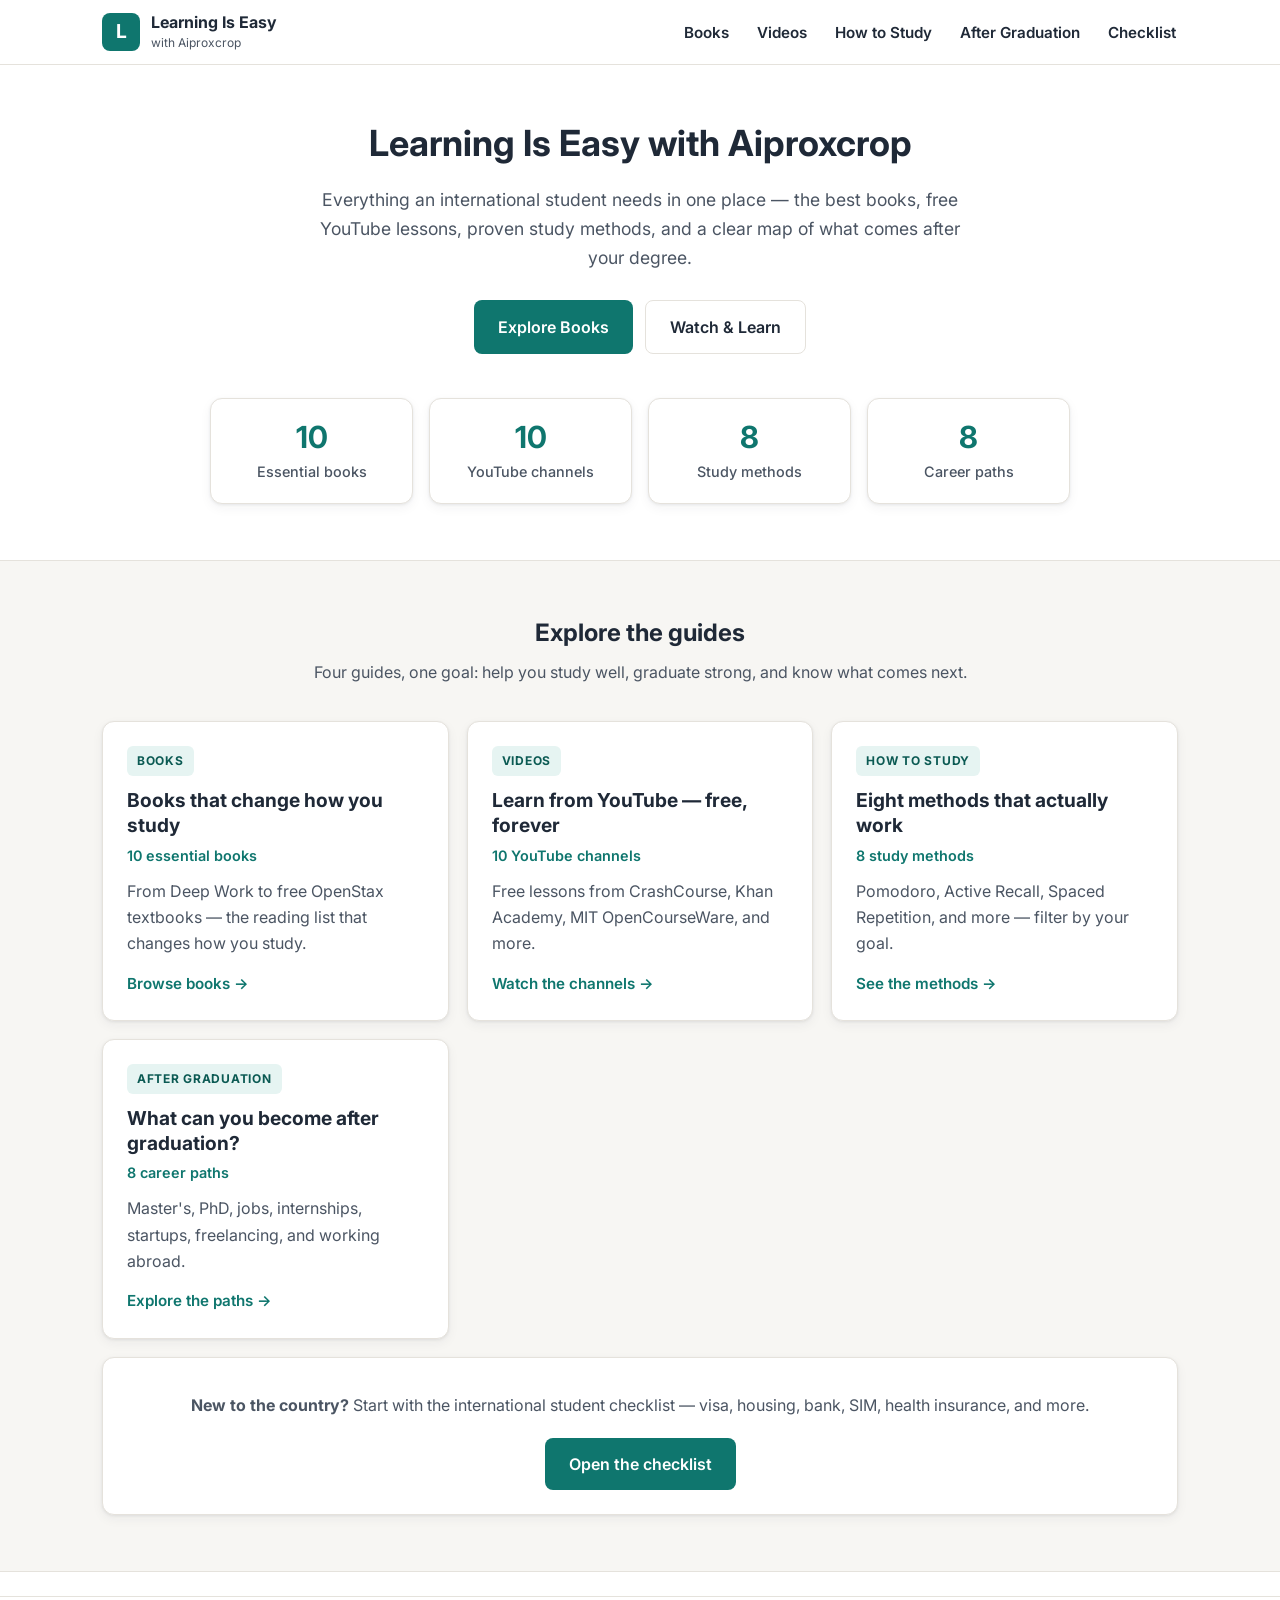
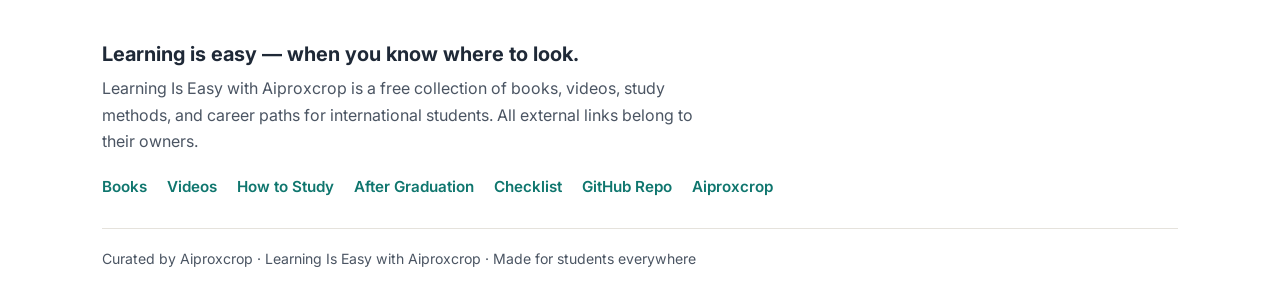
<file: index.html>
<!DOCTYPE html>
<html lang="en">
<head>
<meta charset="UTF-8">
<meta name="viewport" content="width=device-width, initial-scale=1.0">
<title>Learning Is Easy with Aiproxcrop — Books, Videos &amp; Study Guides for International Students</title>
<meta name="description" content="Everything an international student needs: the best books, free YouTube lessons, proven study methods, and a clear path after graduation.">
<link rel="stylesheet" href="styles.css">
<link rel="preconnect" href="https://fonts.googleapis.com">
<link rel="preconnect" href="https://fonts.gstatic.com" crossorigin>
<link href="https://fonts.googleapis.com/css2?family=Inter:wght@400;500;600;700&display=swap" rel="stylesheet">
</head>
<body>

<header id="siteHeader">
  <div class="container nav">
    <a class="logo" href="index.html">
      <span class="logo-mark">L</span>
      <span class="logo-text"><b>Learning Is Easy</b><span>with Aiproxcrop</span></span>
    </a>
    <ul class="nav-links" id="navLinks">
      <li><a href="books.html">Books</a></li>
      <li><a href="videos.html">Videos</a></li>
      <li><a href="methods.html">How to Study</a></li>
      <li><a href="after.html">After Graduation</a></li>
      <li><a href="checklist.html">Checklist</a></li>
    </ul>
    <button class="burger" id="burger" aria-label="Menu">☰</button>
  </div>
</header>

<main>
  <section class="hero">
    <div class="container">
      <h1>Learning Is Easy with Aiproxcrop</h1>
      <p class="lead">Everything an international student needs in one place — the best books, free YouTube lessons, proven study methods, and a clear map of what comes after your degree.</p>
      <div class="hero-actions">
        <a class="btn btn-teal" href="books.html">Explore Books</a>
        <a class="btn btn-ghost" href="videos.html">Watch &amp; Learn</a>
      </div>
      <div class="stats">
        <div class="stat"><div class="num" data-count="10">0</div><div class="label">Essential books</div></div>
        <div class="stat"><div class="num" data-count="10">0</div><div class="label">YouTube channels</div></div>
        <div class="stat"><div class="num" data-count="8">0</div><div class="label">Study methods</div></div>
        <div class="stat"><div class="num" data-count="8">0</div><div class="label">Career paths</div></div>
      </div>
    </div>
  </section>

  <section class="section banded">
    <div class="container">
      <div class="section-head reveal">
        <h2>Explore the guides</h2>
        <p>Four guides, one goal: help you study well, graduate strong, and know what comes next.</p>
      </div>
      <div class="grid">
        <article class="card overview-card reveal">
          <span class="tag">Books</span>
          <h3>Books that change how you study</h3>
          <div class="count">10 essential books</div>
          <p>From Deep Work to free OpenStax textbooks — the reading list that changes how you study.</p>
          <a class="link" href="books.html">Browse books</a>
        </article>
        <article class="card overview-card reveal">
          <span class="tag">Videos</span>
          <h3>Learn from YouTube — free, forever</h3>
          <div class="count">10 YouTube channels</div>
          <p>Free lessons from CrashCourse, Khan Academy, MIT OpenCourseWare, and more.</p>
          <a class="link" href="videos.html">Watch the channels</a>
        </article>
        <article class="card overview-card reveal">
          <span class="tag">How to Study</span>
          <h3>Eight methods that actually work</h3>
          <div class="count">8 study methods</div>
          <p>Pomodoro, Active Recall, Spaced Repetition, and more — filter by your goal.</p>
          <a class="link" href="methods.html">See the methods</a>
        </article>
        <article class="card overview-card reveal">
          <span class="tag">After Graduation</span>
          <h3>What can you become after graduation?</h3>
          <div class="count">8 career paths</div>
          <p>Master's, PhD, jobs, internships, startups, freelancing, and working abroad.</p>
          <a class="link" href="after.html">Explore the paths</a>
        </article>
      </div>
      <div class="card banner-card reveal">
        <p><strong>New to the country?</strong> Start with the international student checklist — visa, housing, bank, SIM, health insurance, and more.</p>
        <a class="btn btn-teal" href="checklist.html">Open the checklist</a>
      </div>
    </div>
  </section>
</main>

<footer>
  <div class="container">
    <h2>Learning is easy — when you know where to look.</h2>
    <p>Learning Is Easy with Aiproxcrop is a free collection of books, videos, study methods, and career paths for international students. All external links belong to their owners.</p>
    <div class="foot-links">
      <a href="books.html">Books</a>
      <a href="videos.html">Videos</a>
      <a href="methods.html">How to Study</a>
      <a href="after.html">After Graduation</a>
      <a href="checklist.html">Checklist</a>
      <a href="https://github.com/Akbar-Lab-Droid/learning-is-easy" target="_blank" rel="noopener">GitHub Repo</a>
      <a href="https://github.com/AIPROXCROP" target="_blank" rel="noopener">Aiproxcrop</a>
    </div>
    <div class="foot-bottom">Curated by Aiproxcrop · Learning Is Easy with Aiproxcrop · Made for students everywhere</div>
  </div>
</footer>

<button id="topBtn" aria-label="Back to top">↑</button>

<script>
(function(){
  "use strict";
  var header = document.getElementById("siteHeader");
  var topBtn = document.getElementById("topBtn");
  function onScroll(){
    header.classList.toggle("scrolled", window.scrollY > 10);
    topBtn.classList.toggle("show", window.scrollY > 600);
  }
  window.addEventListener("scroll", onScroll, {passive:true}); onScroll();
  topBtn.addEventListener("click", function(){ window.scrollTo({top:0, behavior:"smooth"}); });

  var burger = document.getElementById("burger");
  var navLinks = document.getElementById("navLinks");
  burger.addEventListener("click", function(){ navLinks.classList.toggle("open"); });
  navLinks.querySelectorAll("a").forEach(function(a){
    a.addEventListener("click", function(){ navLinks.classList.remove("open"); });
  });

  var io = new IntersectionObserver(function(entries){
    entries.forEach(function(e){ if(e.isIntersecting){ e.target.classList.add("visible"); io.unobserve(e.target); } });
  }, {threshold:.12});
  document.querySelectorAll(".reveal").forEach(function(el){ io.observe(el); });

  var counters = document.querySelectorAll(".num[data-count]");
  var cio = new IntersectionObserver(function(entries){
    entries.forEach(function(e){
      if(!e.isIntersecting) return;
      var el = e.target, target = +el.dataset.count, t0 = null;
      cio.unobserve(el);
      function tick(ts){
        if(!t0) t0 = ts;
        var p = Math.min((ts - t0) / 900, 1);
        el.textContent = Math.round(target * p);
        if(p < 1) requestAnimationFrame(tick);
      }
      requestAnimationFrame(tick);
    });
  }, {threshold:.6});
  counters.forEach(function(el){ cio.observe(el); });
})();
</script>
</body>
</html>
</file>
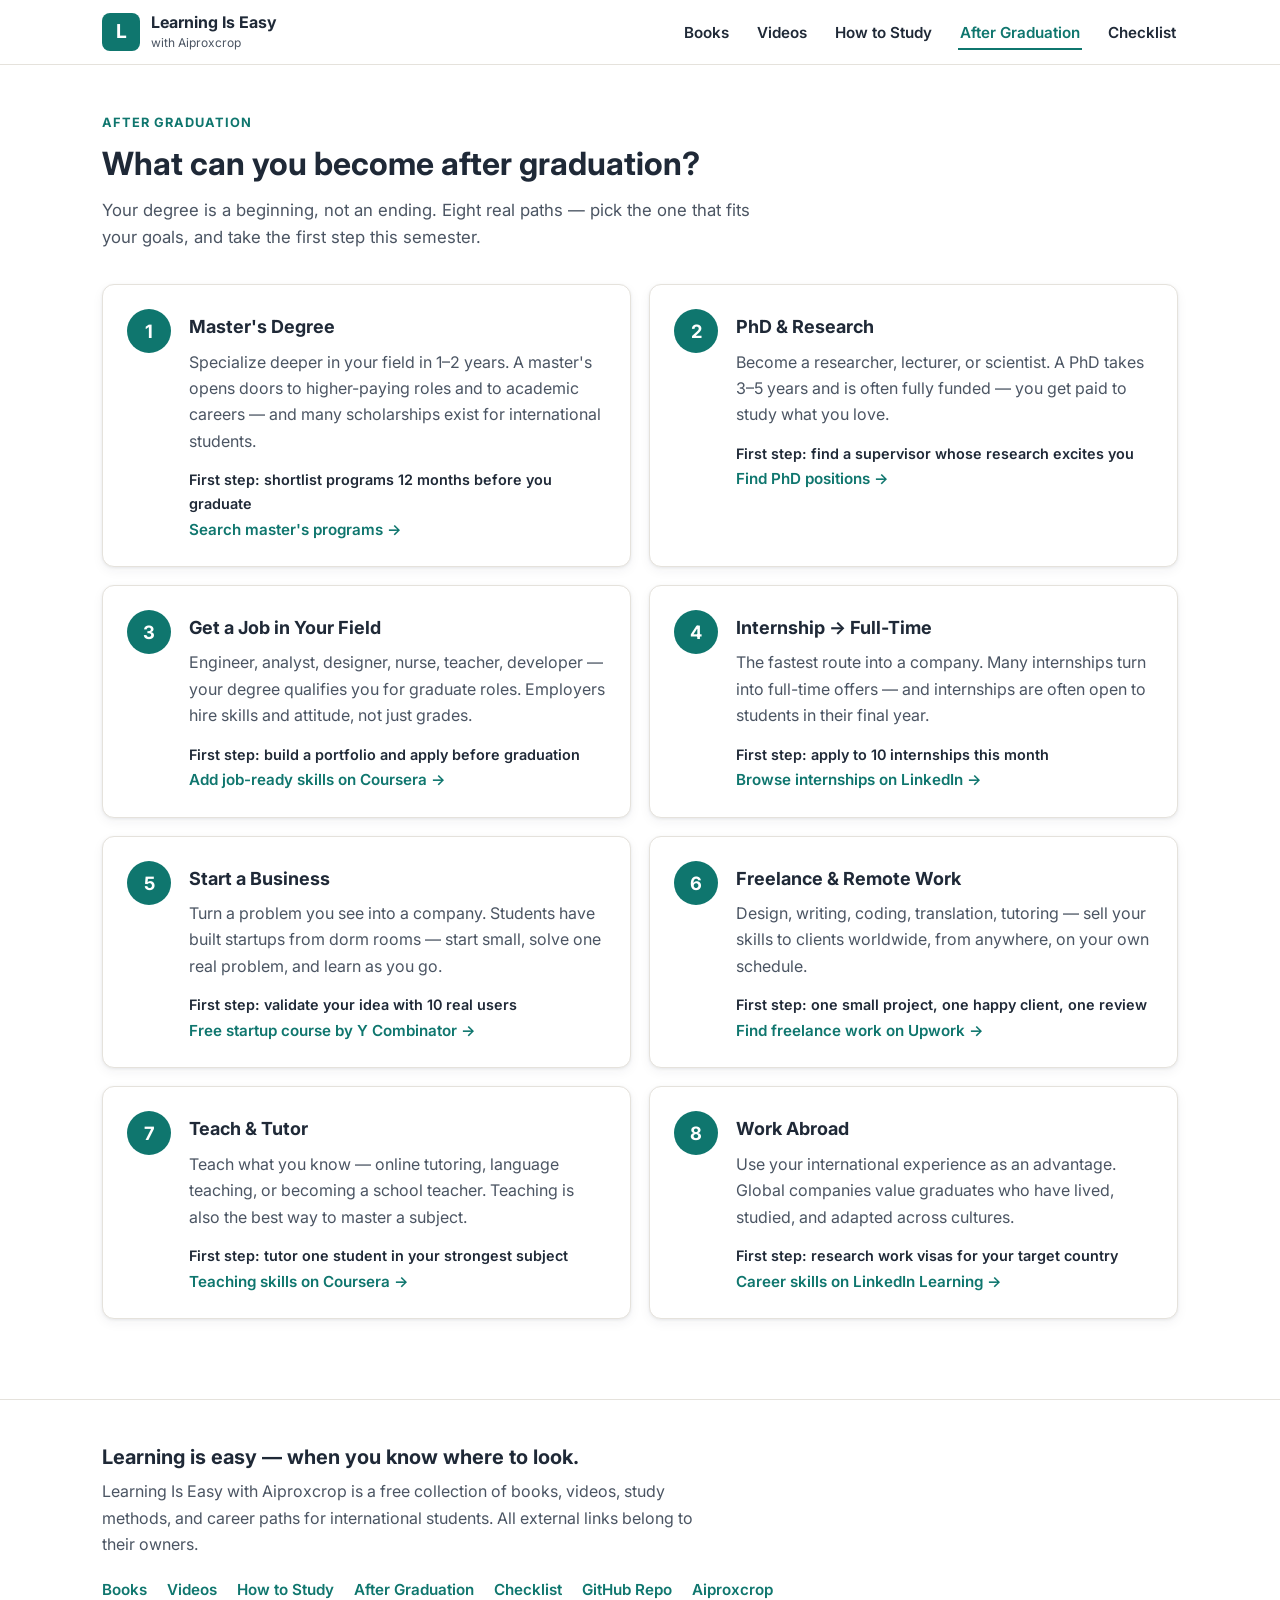
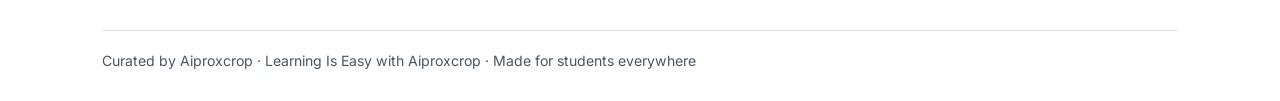
<file: after.html>
<!DOCTYPE html>
<html lang="en">
<head>
<meta charset="UTF-8">
<meta name="viewport" content="width=device-width, initial-scale=1.0">
<title>After Graduation — Learning Is Easy with Aiproxcrop</title>
<meta name="description" content="What can you become after your bachelor's degree? Eight real paths — Master's, PhD, jobs, internships, startups, and more.">
<link rel="stylesheet" href="styles.css">
<link rel="preconnect" href="https://fonts.googleapis.com">
<link rel="preconnect" href="https://fonts.gstatic.com" crossorigin>
<link href="https://fonts.googleapis.com/css2?family=Inter:wght@400;500;600;700&display=swap" rel="stylesheet">
</head>
<body>

<header id="siteHeader">
  <div class="container nav">
    <a class="logo" href="index.html">
      <span class="logo-mark">L</span>
      <span class="logo-text"><b>Learning Is Easy</b><span>with Aiproxcrop</span></span>
    </a>
    <ul class="nav-links" id="navLinks">
      <li><a href="books.html">Books</a></li>
      <li><a href="videos.html">Videos</a></li>
      <li><a href="methods.html">How to Study</a></li>
      <li><a href="after.html" class="active" aria-current="page">After Graduation</a></li>
      <li><a href="checklist.html">Checklist</a></li>
    </ul>
    <button class="burger" id="burger" aria-label="Menu">☰</button>
  </div>
</header>

<main>
  <section class="page-head">
    <div class="container">
      <div class="eyebrow">After Graduation</div>
      <h1>What can you become after graduation?</h1>
      <p>Your degree is a beginning, not an ending. Eight real paths — pick the one that fits your goals, and take the first step this semester.</p>
    </div>
  </section>

  <section class="section" style="padding-top:0">
    <div class="container">
      <div class="grid-2">
        <article class="card reveal">
          <div class="path"><span class="path-num">1</span><div>
            <h3>Master's Degree</h3>
            <p>Specialize deeper in your field in 1–2 years. A master's opens doors to higher-paying roles and to academic careers — and many scholarships exist for international students.</p>
            <div class="meta">First step: shortlist programs 12 months before you graduate</div>
            <a class="link" href="https://www.mastersportal.com/" target="_blank" rel="noopener">Search master's programs</a>
          </div></div>
        </article>
        <article class="card reveal">
          <div class="path"><span class="path-num">2</span><div>
            <h3>PhD &amp; Research</h3>
            <p>Become a researcher, lecturer, or scientist. A PhD takes 3–5 years and is often fully funded — you get paid to study what you love.</p>
            <div class="meta">First step: find a supervisor whose research excites you</div>
            <a class="link" href="https://www.findaphd.com/" target="_blank" rel="noopener">Find PhD positions</a>
          </div></div>
        </article>
        <article class="card reveal">
          <div class="path"><span class="path-num">3</span><div>
            <h3>Get a Job in Your Field</h3>
            <p>Engineer, analyst, designer, nurse, teacher, developer — your degree qualifies you for graduate roles. Employers hire skills and attitude, not just grades.</p>
            <div class="meta">First step: build a portfolio and apply before graduation</div>
            <a class="link" href="https://www.coursera.org/" target="_blank" rel="noopener">Add job-ready skills on Coursera</a>
          </div></div>
        </article>
        <article class="card reveal">
          <div class="path"><span class="path-num">4</span><div>
            <h3>Internship → Full-Time</h3>
            <p>The fastest route into a company. Many internships turn into full-time offers — and internships are often open to students in their final year.</p>
            <div class="meta">First step: apply to 10 internships this month</div>
            <a class="link" href="https://www.linkedin.com/jobs/" target="_blank" rel="noopener">Browse internships on LinkedIn</a>
          </div></div>
        </article>
        <article class="card reveal">
          <div class="path"><span class="path-num">5</span><div>
            <h3>Start a Business</h3>
            <p>Turn a problem you see into a company. Students have built startups from dorm rooms — start small, solve one real problem, and learn as you go.</p>
            <div class="meta">First step: validate your idea with 10 real users</div>
            <a class="link" href="https://www.startupschool.org/" target="_blank" rel="noopener">Free startup course by Y Combinator</a>
          </div></div>
        </article>
        <article class="card reveal">
          <div class="path"><span class="path-num">6</span><div>
            <h3>Freelance &amp; Remote Work</h3>
            <p>Design, writing, coding, translation, tutoring — sell your skills to clients worldwide, from anywhere, on your own schedule.</p>
            <div class="meta">First step: one small project, one happy client, one review</div>
            <a class="link" href="https://www.upwork.com/" target="_blank" rel="noopener">Find freelance work on Upwork</a>
          </div></div>
        </article>
        <article class="card reveal">
          <div class="path"><span class="path-num">7</span><div>
            <h3>Teach &amp; Tutor</h3>
            <p>Teach what you know — online tutoring, language teaching, or becoming a school teacher. Teaching is also the best way to master a subject.</p>
            <div class="meta">First step: tutor one student in your strongest subject</div>
            <a class="link" href="https://www.coursera.org/" target="_blank" rel="noopener">Teaching skills on Coursera</a>
          </div></div>
        </article>
        <article class="card reveal">
          <div class="path"><span class="path-num">8</span><div>
            <h3>Work Abroad</h3>
            <p>Use your international experience as an advantage. Global companies value graduates who have lived, studied, and adapted across cultures.</p>
            <div class="meta">First step: research work visas for your target country</div>
            <a class="link" href="https://www.linkedin.com/learning/" target="_blank" rel="noopener">Career skills on LinkedIn Learning</a>
          </div></div>
        </article>
      </div>
    </div>
  </section>
</main>

<footer>
  <div class="container">
    <h2>Learning is easy — when you know where to look.</h2>
    <p>Learning Is Easy with Aiproxcrop is a free collection of books, videos, study methods, and career paths for international students. All external links belong to their owners.</p>
    <div class="foot-links">
      <a href="books.html">Books</a>
      <a href="videos.html">Videos</a>
      <a href="methods.html">How to Study</a>
      <a href="after.html">After Graduation</a>
      <a href="checklist.html">Checklist</a>
      <a href="https://github.com/Akbar-Lab-Droid/learning-is-easy" target="_blank" rel="noopener">GitHub Repo</a>
      <a href="https://github.com/AIPROXCROP" target="_blank" rel="noopener">Aiproxcrop</a>
    </div>
    <div class="foot-bottom">Curated by Aiproxcrop · Learning Is Easy with Aiproxcrop · Made for students everywhere</div>
  </div>
</footer>

<button id="topBtn" aria-label="Back to top">↑</button>

<script>
(function(){
  "use strict";
  var header = document.getElementById("siteHeader");
  var topBtn = document.getElementById("topBtn");
  function onScroll(){
    header.classList.toggle("scrolled", window.scrollY > 10);
    topBtn.classList.toggle("show", window.scrollY > 600);
  }
  window.addEventListener("scroll", onScroll, {passive:true}); onScroll();
  topBtn.addEventListener("click", function(){ window.scrollTo({top:0, behavior:"smooth"}); });

  var burger = document.getElementById("burger");
  var navLinks = document.getElementById("navLinks");
  burger.addEventListener("click", function(){ navLinks.classList.toggle("open"); });
  navLinks.querySelectorAll("a").forEach(function(a){
    a.addEventListener("click", function(){ navLinks.classList.remove("open"); });
  });

  var io = new IntersectionObserver(function(entries){
    entries.forEach(function(e){ if(e.isIntersecting){ e.target.classList.add("visible"); io.unobserve(e.target); } });
  }, {threshold:.12});
  document.querySelectorAll(".reveal").forEach(function(el){ io.observe(el); });
})();
</script>
</body>
</html>
</file>
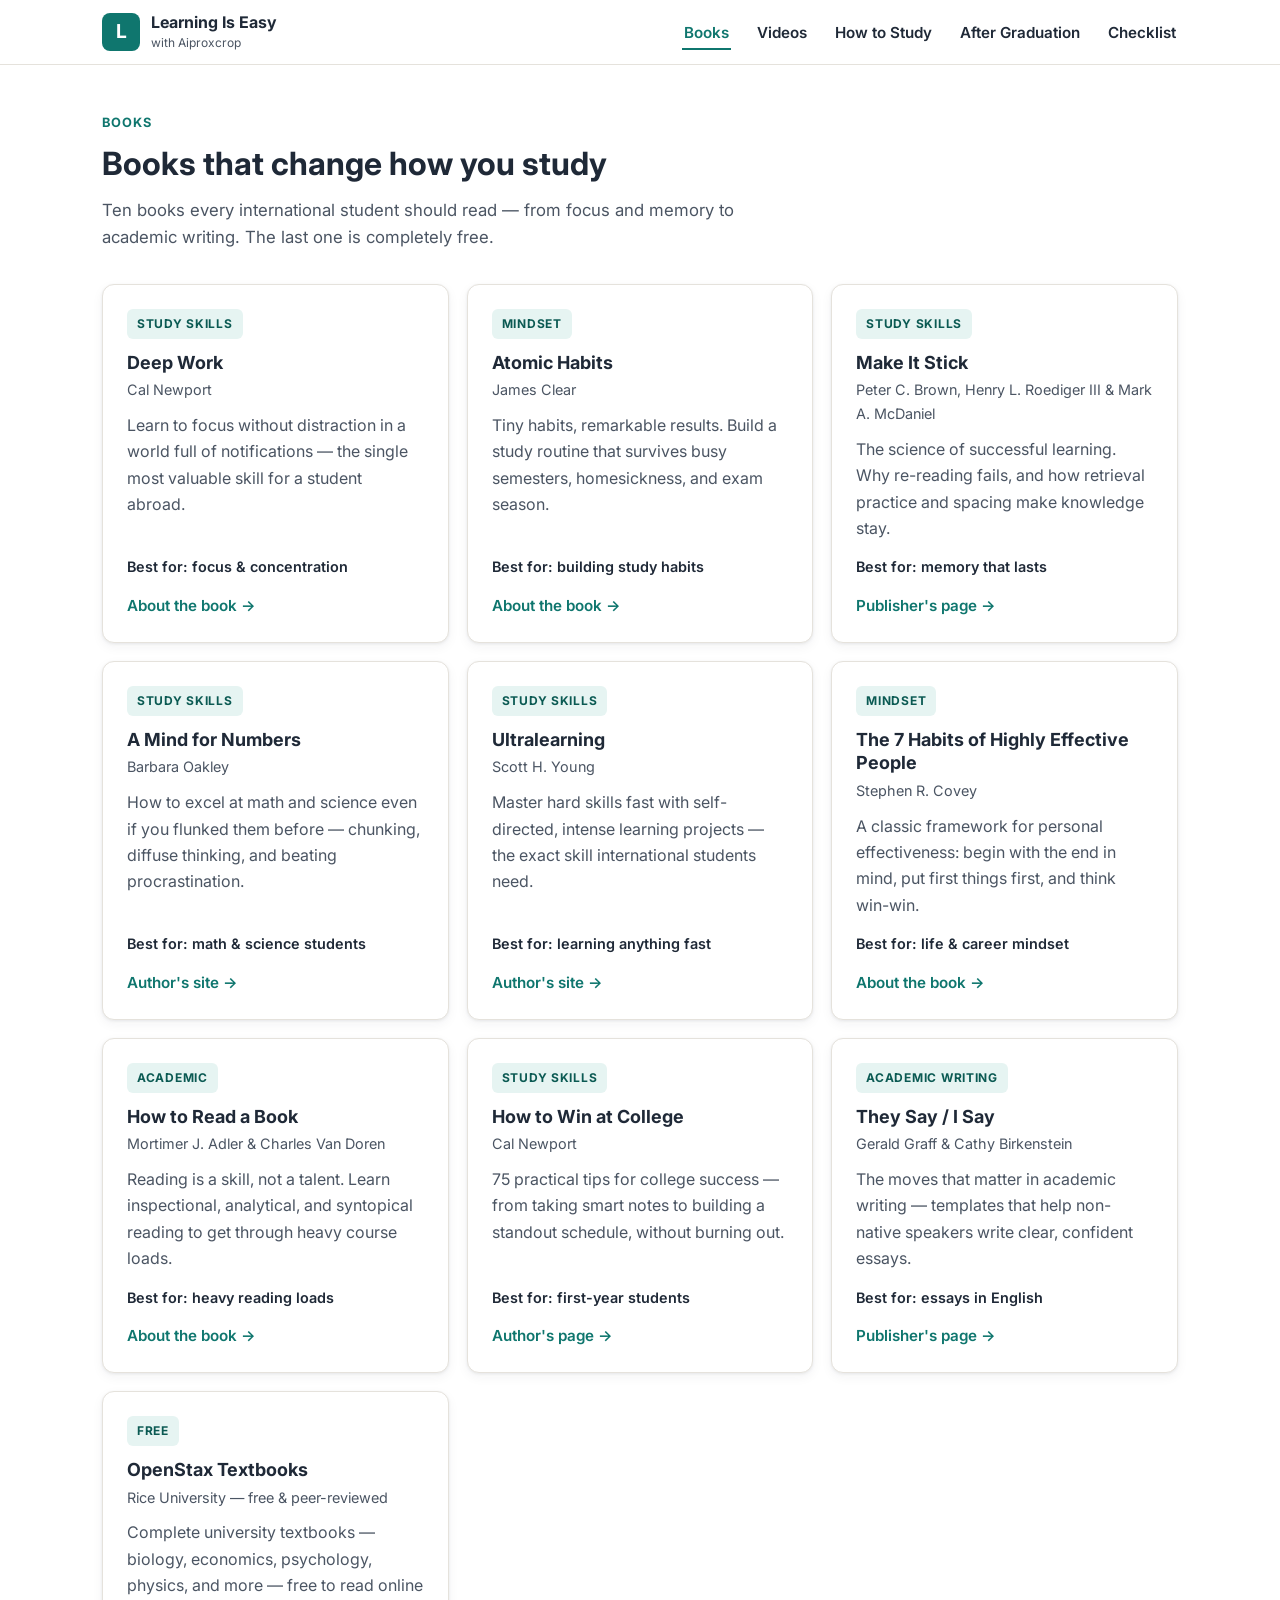
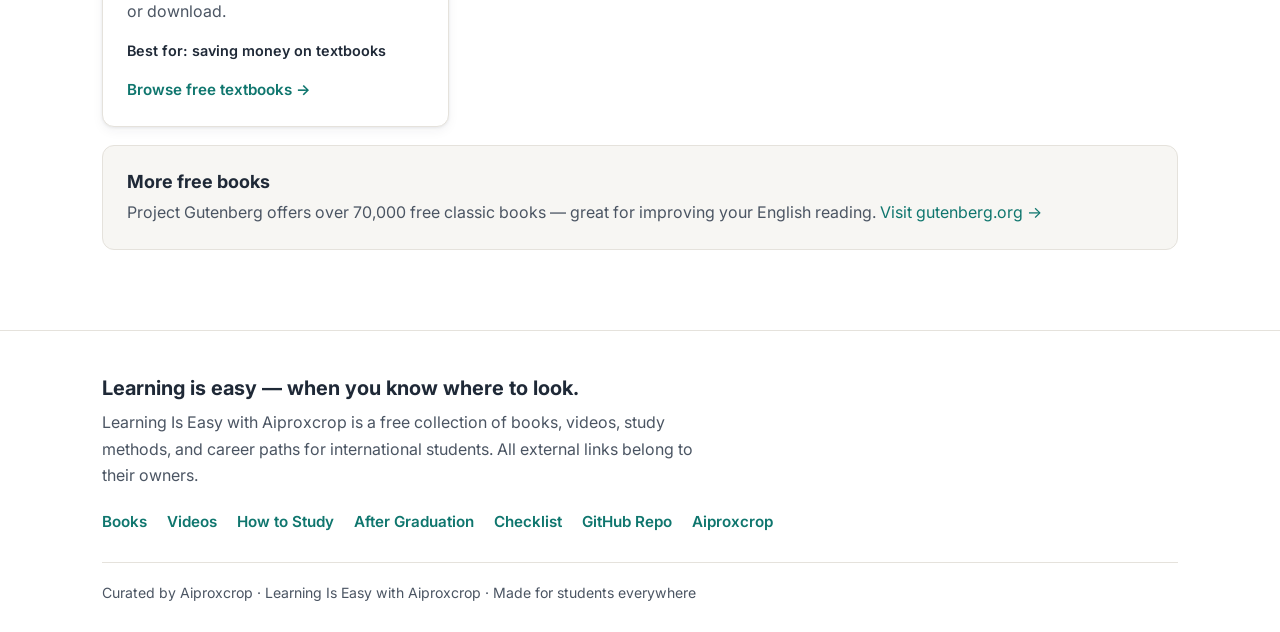
<file: books.html>
<!DOCTYPE html>
<html lang="en">
<head>
<meta charset="UTF-8">
<meta name="viewport" content="width=device-width, initial-scale=1.0">
<title>Books — Learning Is Easy with Aiproxcrop</title>
<meta name="description" content="Ten books every international student should read — from focus and memory to academic writing.">
<link rel="stylesheet" href="styles.css">
<link rel="preconnect" href="https://fonts.googleapis.com">
<link rel="preconnect" href="https://fonts.gstatic.com" crossorigin>
<link href="https://fonts.googleapis.com/css2?family=Inter:wght@400;500;600;700&display=swap" rel="stylesheet">
</head>
<body>

<header id="siteHeader">
  <div class="container nav">
    <a class="logo" href="index.html">
      <span class="logo-mark">L</span>
      <span class="logo-text"><b>Learning Is Easy</b><span>with Aiproxcrop</span></span>
    </a>
    <ul class="nav-links" id="navLinks">
      <li><a href="books.html" class="active" aria-current="page">Books</a></li>
      <li><a href="videos.html">Videos</a></li>
      <li><a href="methods.html">How to Study</a></li>
      <li><a href="after.html">After Graduation</a></li>
      <li><a href="checklist.html">Checklist</a></li>
    </ul>
    <button class="burger" id="burger" aria-label="Menu">☰</button>
  </div>
</header>

<main>
  <section class="page-head">
    <div class="container">
      <div class="eyebrow">Books</div>
      <h1>Books that change how you study</h1>
      <p>Ten books every international student should read — from focus and memory to academic writing. The last one is completely free.</p>
    </div>
  </section>

  <section class="section" style="padding-top:0">
    <div class="container">
      <div class="grid">
        <article class="card reveal">
          <span class="tag">Study Skills</span>
          <h3>Deep Work</h3>
          <div class="by">Cal Newport</div>
          <p>Learn to focus without distraction in a world full of notifications — the single most valuable skill for a student abroad.</p>
          <div class="meta">Best for: focus &amp; concentration</div>
          <a class="link" href="https://en.wikipedia.org/wiki/Deep_Work" target="_blank" rel="noopener">About the book</a>
        </article>
        <article class="card reveal">
          <span class="tag">Mindset</span>
          <h3>Atomic Habits</h3>
          <div class="by">James Clear</div>
          <p>Tiny habits, remarkable results. Build a study routine that survives busy semesters, homesickness, and exam season.</p>
          <div class="meta">Best for: building study habits</div>
          <a class="link" href="https://en.wikipedia.org/wiki/Atomic_Habits" target="_blank" rel="noopener">About the book</a>
        </article>
        <article class="card reveal">
          <span class="tag">Study Skills</span>
          <h3>Make It Stick</h3>
          <div class="by">Peter C. Brown, Henry L. Roediger III &amp; Mark A. McDaniel</div>
          <p>The science of successful learning. Why re-reading fails, and how retrieval practice and spacing make knowledge stay.</p>
          <div class="meta">Best for: memory that lasts</div>
          <a class="link" href="https://www.hup.harvard.edu/books/9780674729018" target="_blank" rel="noopener">Publisher's page</a>
        </article>
        <article class="card reveal">
          <span class="tag">Study Skills</span>
          <h3>A Mind for Numbers</h3>
          <div class="by">Barbara Oakley</div>
          <p>How to excel at math and science even if you flunked them before — chunking, diffuse thinking, and beating procrastination.</p>
          <div class="meta">Best for: math &amp; science students</div>
          <a class="link" href="https://barbaraoakley.com/" target="_blank" rel="noopener">Author's site</a>
        </article>
        <article class="card reveal">
          <span class="tag">Study Skills</span>
          <h3>Ultralearning</h3>
          <div class="by">Scott H. Young</div>
          <p>Master hard skills fast with self-directed, intense learning projects — the exact skill international students need.</p>
          <div class="meta">Best for: learning anything fast</div>
          <a class="link" href="https://www.scotthyoung.com/" target="_blank" rel="noopener">Author's site</a>
        </article>
        <article class="card reveal">
          <span class="tag">Mindset</span>
          <h3>The 7 Habits of Highly Effective People</h3>
          <div class="by">Stephen R. Covey</div>
          <p>A classic framework for personal effectiveness: begin with the end in mind, put first things first, and think win-win.</p>
          <div class="meta">Best for: life &amp; career mindset</div>
          <a class="link" href="https://en.wikipedia.org/wiki/The_7_Habits_of_Highly_Effective_People" target="_blank" rel="noopener">About the book</a>
        </article>
        <article class="card reveal">
          <span class="tag">Academic</span>
          <h3>How to Read a Book</h3>
          <div class="by">Mortimer J. Adler &amp; Charles Van Doren</div>
          <p>Reading is a skill, not a talent. Learn inspectional, analytical, and syntopical reading to get through heavy course loads.</p>
          <div class="meta">Best for: heavy reading loads</div>
          <a class="link" href="https://en.wikipedia.org/wiki/How_to_Read_a_Book" target="_blank" rel="noopener">About the book</a>
        </article>
        <article class="card reveal">
          <span class="tag">Study Skills</span>
          <h3>How to Win at College</h3>
          <div class="by">Cal Newport</div>
          <p>75 practical tips for college success — from taking smart notes to building a standout schedule, without burning out.</p>
          <div class="meta">Best for: first-year students</div>
          <a class="link" href="https://www.calnewport.com/books/how-to-win-at-college/" target="_blank" rel="noopener">Author's page</a>
        </article>
        <article class="card reveal">
          <span class="tag">Academic Writing</span>
          <h3>They Say / I Say</h3>
          <div class="by">Gerald Graff &amp; Cathy Birkenstein</div>
          <p>The moves that matter in academic writing — templates that help non-native speakers write clear, confident essays.</p>
          <div class="meta">Best for: essays in English</div>
          <a class="link" href="https://wwnorton.com/books/9780393538736" target="_blank" rel="noopener">Publisher's page</a>
        </article>
        <article class="card reveal">
          <span class="tag">Free</span>
          <h3>OpenStax Textbooks</h3>
          <div class="by">Rice University — free &amp; peer-reviewed</div>
          <p>Complete university textbooks — biology, economics, psychology, physics, and more — free to read online or download.</p>
          <div class="meta">Best for: saving money on textbooks</div>
          <a class="link" href="https://openstax.org/subjects" target="_blank" rel="noopener">Browse free textbooks</a>
        </article>
      </div>
      <div class="note-card reveal">
        <h3>More free books</h3>
        <p>Project Gutenberg offers over 70,000 free classic books — great for improving your English reading. <a href="https://www.gutenberg.org/" target="_blank" rel="noopener">Visit gutenberg.org →</a></p>
      </div>
    </div>
  </section>
</main>

<footer>
  <div class="container">
    <h2>Learning is easy — when you know where to look.</h2>
    <p>Learning Is Easy with Aiproxcrop is a free collection of books, videos, study methods, and career paths for international students. All external links belong to their owners.</p>
    <div class="foot-links">
      <a href="books.html">Books</a>
      <a href="videos.html">Videos</a>
      <a href="methods.html">How to Study</a>
      <a href="after.html">After Graduation</a>
      <a href="checklist.html">Checklist</a>
      <a href="https://github.com/Akbar-Lab-Droid/learning-is-easy" target="_blank" rel="noopener">GitHub Repo</a>
      <a href="https://github.com/AIPROXCROP" target="_blank" rel="noopener">Aiproxcrop</a>
    </div>
    <div class="foot-bottom">Curated by Aiproxcrop · Learning Is Easy with Aiproxcrop · Made for students everywhere</div>
  </div>
</footer>

<button id="topBtn" aria-label="Back to top">↑</button>

<script>
(function(){
  "use strict";
  var header = document.getElementById("siteHeader");
  var topBtn = document.getElementById("topBtn");
  function onScroll(){
    header.classList.toggle("scrolled", window.scrollY > 10);
    topBtn.classList.toggle("show", window.scrollY > 600);
  }
  window.addEventListener("scroll", onScroll, {passive:true}); onScroll();
  topBtn.addEventListener("click", function(){ window.scrollTo({top:0, behavior:"smooth"}); });

  var burger = document.getElementById("burger");
  var navLinks = document.getElementById("navLinks");
  burger.addEventListener("click", function(){ navLinks.classList.toggle("open"); });
  navLinks.querySelectorAll("a").forEach(function(a){
    a.addEventListener("click", function(){ navLinks.classList.remove("open"); });
  });

  var io = new IntersectionObserver(function(entries){
    entries.forEach(function(e){ if(e.isIntersecting){ e.target.classList.add("visible"); io.unobserve(e.target); } });
  }, {threshold:.12});
  document.querySelectorAll(".reveal").forEach(function(el){ io.observe(el); });
})();
</script>
</body>
</html>
</file>
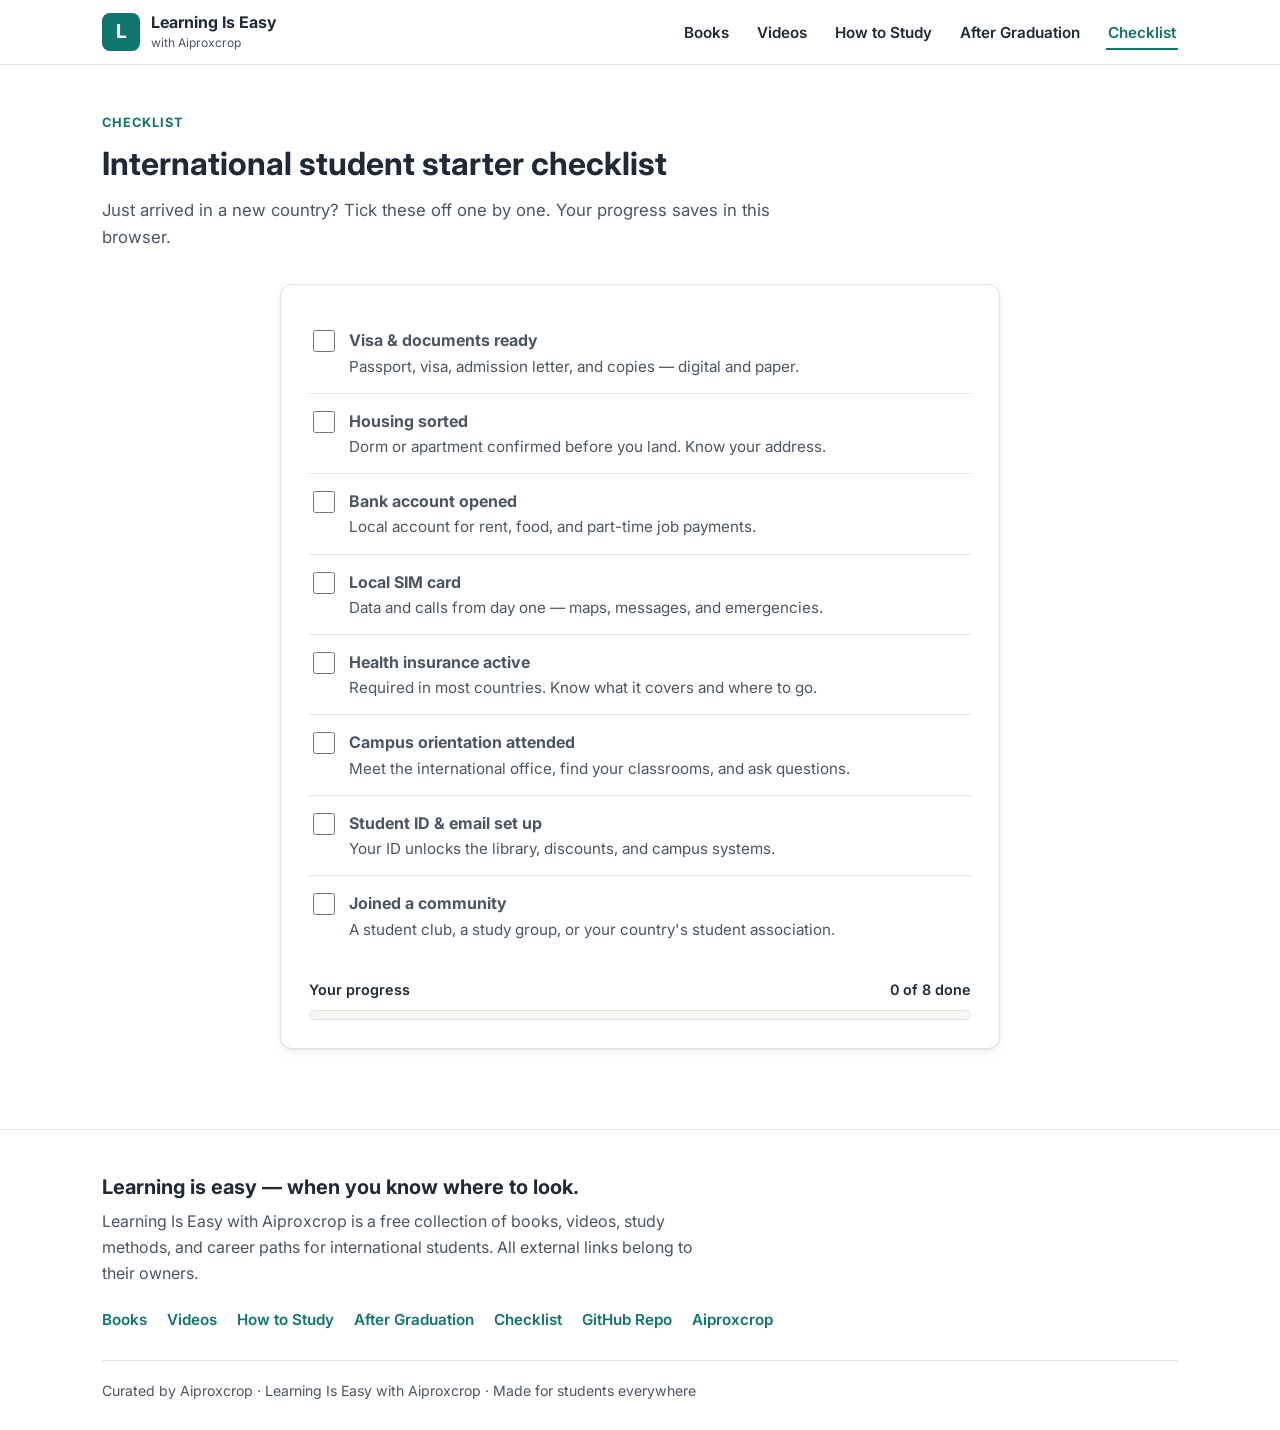
<file: checklist.html>
<!DOCTYPE html>
<html lang="en">
<head>
<meta charset="UTF-8">
<meta name="viewport" content="width=device-width, initial-scale=1.0">
<title>Checklist — Learning Is Easy with Aiproxcrop</title>
<meta name="description" content="International student starter checklist — visa, housing, bank, SIM, health insurance, and more.">
<link rel="stylesheet" href="styles.css">
<link rel="preconnect" href="https://fonts.googleapis.com">
<link rel="preconnect" href="https://fonts.gstatic.com" crossorigin>
<link href="https://fonts.googleapis.com/css2?family=Inter:wght@400;500;600;700&display=swap" rel="stylesheet">
</head>
<body>

<header id="siteHeader">
  <div class="container nav">
    <a class="logo" href="index.html">
      <span class="logo-mark">L</span>
      <span class="logo-text"><b>Learning Is Easy</b><span>with Aiproxcrop</span></span>
    </a>
    <ul class="nav-links" id="navLinks">
      <li><a href="books.html">Books</a></li>
      <li><a href="videos.html">Videos</a></li>
      <li><a href="methods.html">How to Study</a></li>
      <li><a href="after.html">After Graduation</a></li>
      <li><a href="checklist.html" class="active" aria-current="page">Checklist</a></li>
    </ul>
    <button class="burger" id="burger" aria-label="Menu">☰</button>
  </div>
</header>

<main>
  <section class="page-head">
    <div class="container">
      <div class="eyebrow">Checklist</div>
      <h1>International student starter checklist</h1>
      <p>Just arrived in a new country? Tick these off one by one. Your progress saves in this browser.</p>
    </div>
  </section>

  <section class="section" style="padding-top:0">
    <div class="container">
      <div class="checklist reveal" id="checklistBox">
        <label class="check-item"><input type="checkbox"><span><b>Visa &amp; documents ready</b><span>Passport, visa, admission letter, and copies — digital and paper.</span></span></label>
        <label class="check-item"><input type="checkbox"><span><b>Housing sorted</b><span>Dorm or apartment confirmed before you land. Know your address.</span></span></label>
        <label class="check-item"><input type="checkbox"><span><b>Bank account opened</b><span>Local account for rent, food, and part-time job payments.</span></span></label>
        <label class="check-item"><input type="checkbox"><span><b>Local SIM card</b><span>Data and calls from day one — maps, messages, and emergencies.</span></span></label>
        <label class="check-item"><input type="checkbox"><span><b>Health insurance active</b><span>Required in most countries. Know what it covers and where to go.</span></span></label>
        <label class="check-item"><input type="checkbox"><span><b>Campus orientation attended</b><span>Meet the international office, find your classrooms, and ask questions.</span></span></label>
        <label class="check-item"><input type="checkbox"><span><b>Student ID &amp; email set up</b><span>Your ID unlocks the library, discounts, and campus systems.</span></span></label>
        <label class="check-item"><input type="checkbox"><span><b>Joined a community</b><span>A student club, a study group, or your country's student association.</span></span></label>
        <div class="progress-wrap">
          <div class="progress-label"><span>Your progress</span><span id="progressText">0 of 8 done</span></div>
          <div class="progress-track"><i id="progressBar"></i></div>
        </div>
      </div>
    </div>
  </section>
</main>

<footer>
  <div class="container">
    <h2>Learning is easy — when you know where to look.</h2>
    <p>Learning Is Easy with Aiproxcrop is a free collection of books, videos, study methods, and career paths for international students. All external links belong to their owners.</p>
    <div class="foot-links">
      <a href="books.html">Books</a>
      <a href="videos.html">Videos</a>
      <a href="methods.html">How to Study</a>
      <a href="after.html">After Graduation</a>
      <a href="checklist.html">Checklist</a>
      <a href="https://github.com/Akbar-Lab-Droid/learning-is-easy" target="_blank" rel="noopener">GitHub Repo</a>
      <a href="https://github.com/AIPROXCROP" target="_blank" rel="noopener">Aiproxcrop</a>
    </div>
    <div class="foot-bottom">Curated by Aiproxcrop · Learning Is Easy with Aiproxcrop · Made for students everywhere</div>
  </div>
</footer>

<button id="topBtn" aria-label="Back to top">↑</button>

<script>
(function(){
  "use strict";
  var header = document.getElementById("siteHeader");
  var topBtn = document.getElementById("topBtn");
  function onScroll(){
    header.classList.toggle("scrolled", window.scrollY > 10);
    topBtn.classList.toggle("show", window.scrollY > 600);
  }
  window.addEventListener("scroll", onScroll, {passive:true}); onScroll();
  topBtn.addEventListener("click", function(){ window.scrollTo({top:0, behavior:"smooth"}); });

  var burger = document.getElementById("burger");
  var navLinks = document.getElementById("navLinks");
  burger.addEventListener("click", function(){ navLinks.classList.toggle("open"); });
  navLinks.querySelectorAll("a").forEach(function(a){
    a.addEventListener("click", function(){ navLinks.classList.remove("open"); });
  });

  var io = new IntersectionObserver(function(entries){
    entries.forEach(function(e){ if(e.isIntersecting){ e.target.classList.add("visible"); io.unobserve(e.target); } });
  }, {threshold:.12});
  document.querySelectorAll(".reveal").forEach(function(el){ io.observe(el); });

  var boxes = document.querySelectorAll("#checklistBox input[type=checkbox]");
  var progressBar = document.getElementById("progressBar");
  var progressText = document.getElementById("progressText");
  var saved = {};
  try { saved = JSON.parse(localStorage.getItem("lie-checklist") || "{}"); } catch(e){ saved = {}; }
  function updateProgress(){
    var done = 0;
    boxes.forEach(function(box, i){
      box.checked = !!saved[i];
      box.closest(".check-item").classList.toggle("done", box.checked);
      if(box.checked) done++;
    });
    progressBar.style.width = (done / boxes.length * 100) + "%";
    progressText.textContent = done + " of " + boxes.length + " done";
    try { localStorage.setItem("lie-checklist", JSON.stringify(saved)); } catch(e){}
  }
  boxes.forEach(function(box, i){
    box.addEventListener("change", function(){ saved[i] = box.checked; updateProgress(); });
  });
  updateProgress();
})();
</script>
</body>
</html>
</file>
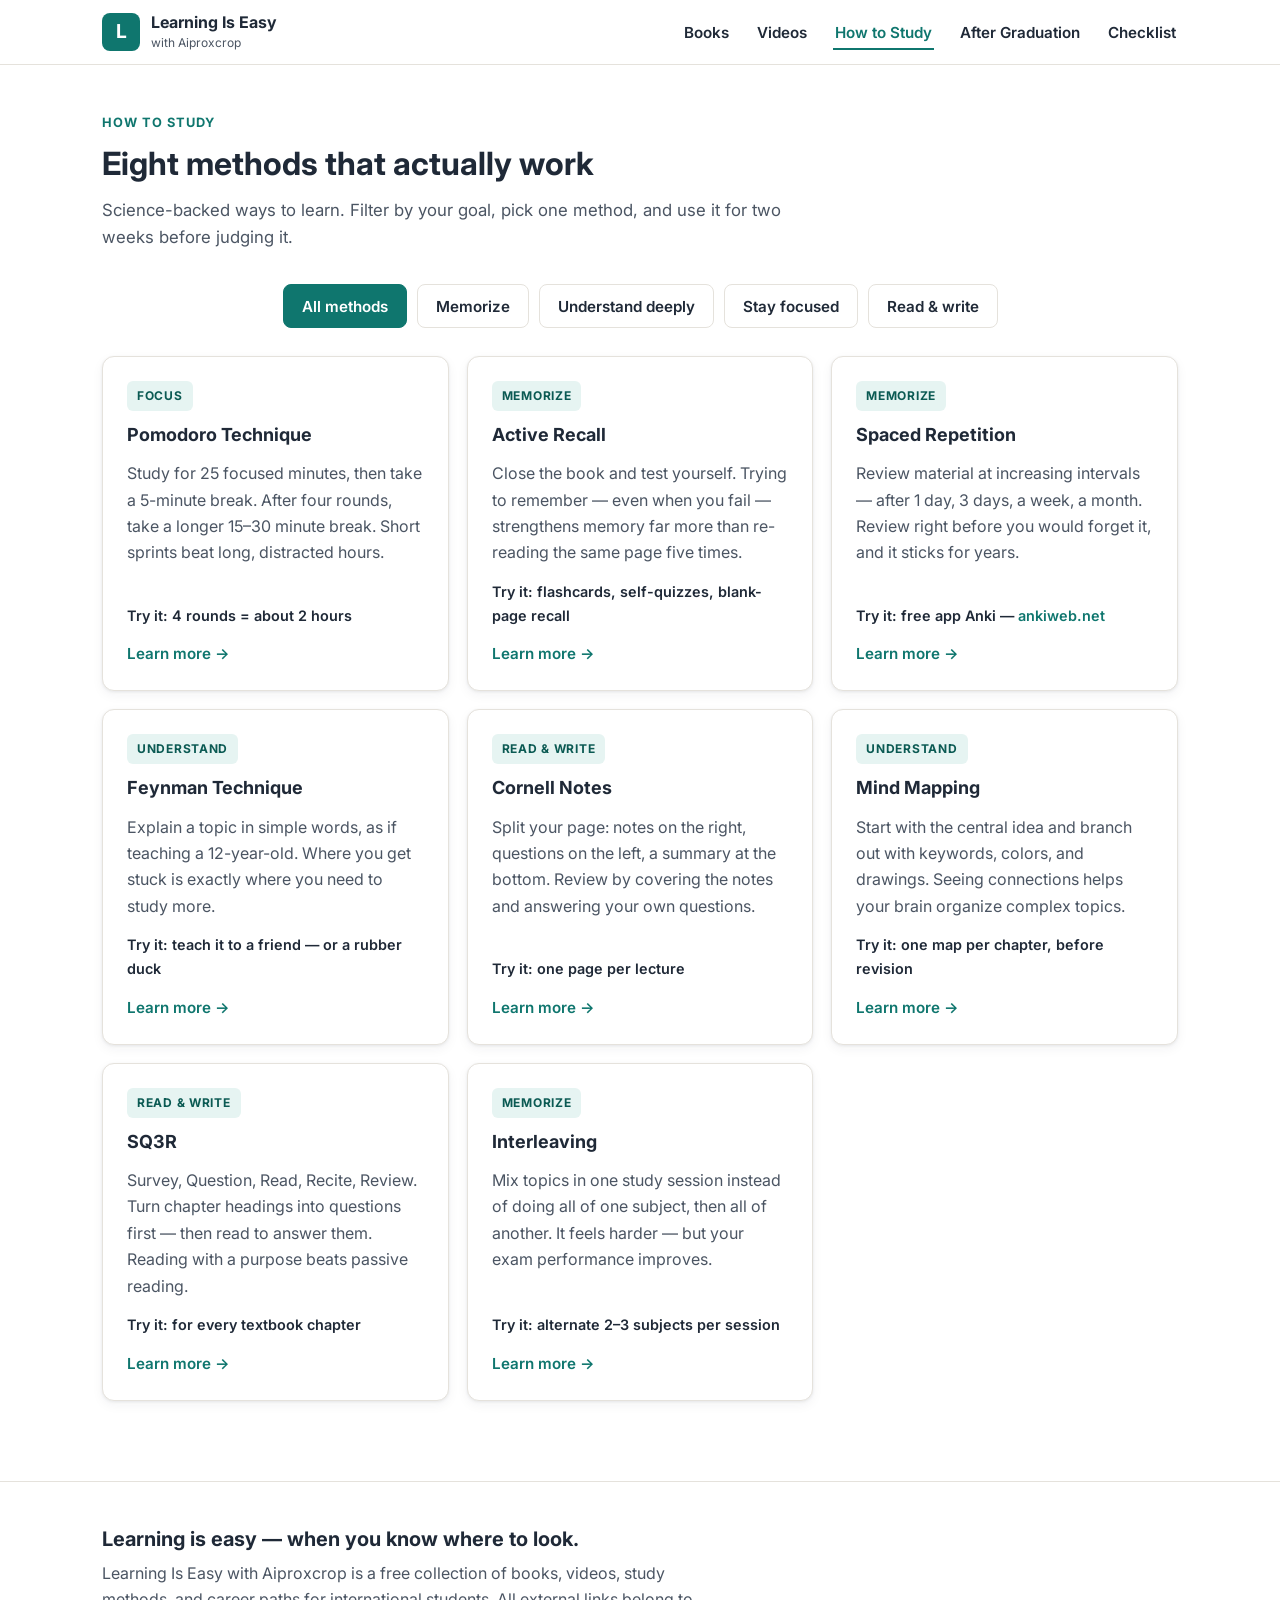
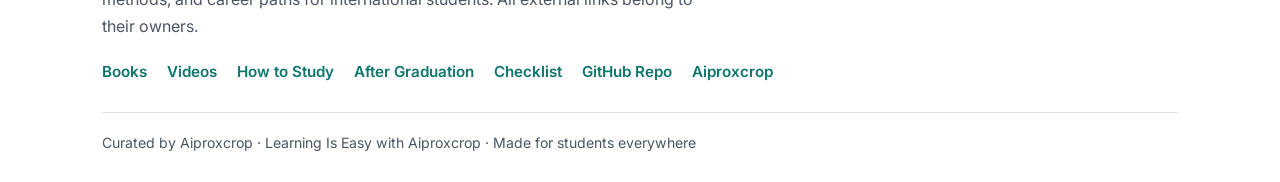
<file: methods.html>
<!DOCTYPE html>
<html lang="en">
<head>
<meta charset="UTF-8">
<meta name="viewport" content="width=device-width, initial-scale=1.0">
<title>How to Study — Learning Is Easy with Aiproxcrop</title>
<meta name="description" content="Eight science-backed study methods — Pomodoro, Active Recall, Spaced Repetition, Feynman Technique, and more.">
<link rel="stylesheet" href="styles.css">
<link rel="preconnect" href="https://fonts.googleapis.com">
<link rel="preconnect" href="https://fonts.gstatic.com" crossorigin>
<link href="https://fonts.googleapis.com/css2?family=Inter:wght@400;500;600;700&display=swap" rel="stylesheet">
</head>
<body>

<header id="siteHeader">
  <div class="container nav">
    <a class="logo" href="index.html">
      <span class="logo-mark">L</span>
      <span class="logo-text"><b>Learning Is Easy</b><span>with Aiproxcrop</span></span>
    </a>
    <ul class="nav-links" id="navLinks">
      <li><a href="books.html">Books</a></li>
      <li><a href="videos.html">Videos</a></li>
      <li><a href="methods.html" class="active" aria-current="page">How to Study</a></li>
      <li><a href="after.html">After Graduation</a></li>
      <li><a href="checklist.html">Checklist</a></li>
    </ul>
    <button class="burger" id="burger" aria-label="Menu">☰</button>
  </div>
</header>

<main>
  <section class="page-head">
    <div class="container">
      <div class="eyebrow">How to Study</div>
      <h1>Eight methods that actually work</h1>
      <p>Science-backed ways to learn. Filter by your goal, pick one method, and use it for two weeks before judging it.</p>
    </div>
  </section>

  <section class="section" style="padding-top:0">
    <div class="container">
      <div class="filters reveal" id="methodFilters">
        <button class="filter-btn active" data-filter="all">All methods</button>
        <button class="filter-btn" data-filter="memorize">Memorize</button>
        <button class="filter-btn" data-filter="understand">Understand deeply</button>
        <button class="filter-btn" data-filter="focus">Stay focused</button>
        <button class="filter-btn" data-filter="read">Read &amp; write</button>
      </div>
      <div class="grid" id="methodGrid">
        <article class="card reveal" data-goal="focus">
          <span class="tag">Focus</span>
          <h3>Pomodoro Technique</h3>
          <p>Study for 25 focused minutes, then take a 5-minute break. After four rounds, take a longer 15–30 minute break. Short sprints beat long, distracted hours.</p>
          <div class="meta">Try it: 4 rounds = about 2 hours</div>
          <a class="link" href="https://en.wikipedia.org/wiki/Pomodoro_Technique" target="_blank" rel="noopener">Learn more</a>
        </article>
        <article class="card reveal" data-goal="memorize">
          <span class="tag">Memorize</span>
          <h3>Active Recall</h3>
          <p>Close the book and test yourself. Trying to remember — even when you fail — strengthens memory far more than re-reading the same page five times.</p>
          <div class="meta">Try it: flashcards, self-quizzes, blank-page recall</div>
          <a class="link" href="https://en.wikipedia.org/wiki/Active_recall" target="_blank" rel="noopener">Learn more</a>
        </article>
        <article class="card reveal" data-goal="memorize">
          <span class="tag">Memorize</span>
          <h3>Spaced Repetition</h3>
          <p>Review material at increasing intervals — after 1 day, 3 days, a week, a month. Review right before you would forget it, and it sticks for years.</p>
          <div class="meta">Try it: free app Anki — <a href="https://apps.ankiweb.net/" target="_blank" rel="noopener">ankiweb.net</a></div>
          <a class="link" href="https://en.wikipedia.org/wiki/Spaced_repetition" target="_blank" rel="noopener">Learn more</a>
        </article>
        <article class="card reveal" data-goal="understand">
          <span class="tag">Understand</span>
          <h3>Feynman Technique</h3>
          <p>Explain a topic in simple words, as if teaching a 12-year-old. Where you get stuck is exactly where you need to study more.</p>
          <div class="meta">Try it: teach it to a friend — or a rubber duck</div>
          <a class="link" href="https://en.wikipedia.org/wiki/Feynman_Technique" target="_blank" rel="noopener">Learn more</a>
        </article>
        <article class="card reveal" data-goal="read">
          <span class="tag">Read &amp; Write</span>
          <h3>Cornell Notes</h3>
          <p>Split your page: notes on the right, questions on the left, a summary at the bottom. Review by covering the notes and answering your own questions.</p>
          <div class="meta">Try it: one page per lecture</div>
          <a class="link" href="https://en.wikipedia.org/wiki/Cornell_Notes" target="_blank" rel="noopener">Learn more</a>
        </article>
        <article class="card reveal" data-goal="understand">
          <span class="tag">Understand</span>
          <h3>Mind Mapping</h3>
          <p>Start with the central idea and branch out with keywords, colors, and drawings. Seeing connections helps your brain organize complex topics.</p>
          <div class="meta">Try it: one map per chapter, before revision</div>
          <a class="link" href="https://en.wikipedia.org/wiki/Mind_map" target="_blank" rel="noopener">Learn more</a>
        </article>
        <article class="card reveal" data-goal="read">
          <span class="tag">Read &amp; Write</span>
          <h3>SQ3R</h3>
          <p>Survey, Question, Read, Recite, Review. Turn chapter headings into questions first — then read to answer them. Reading with a purpose beats passive reading.</p>
          <div class="meta">Try it: for every textbook chapter</div>
          <a class="link" href="https://en.wikipedia.org/wiki/SQ3R" target="_blank" rel="noopener">Learn more</a>
        </article>
        <article class="card reveal" data-goal="memorize">
          <span class="tag">Memorize</span>
          <h3>Interleaving</h3>
          <p>Mix topics in one study session instead of doing all of one subject, then all of another. It feels harder — but your exam performance improves.</p>
          <div class="meta">Try it: alternate 2–3 subjects per session</div>
          <a class="link" href="https://en.wikipedia.org/wiki/Interleaving" target="_blank" rel="noopener">Learn more</a>
        </article>
      </div>
    </div>
  </section>
</main>

<footer>
  <div class="container">
    <h2>Learning is easy — when you know where to look.</h2>
    <p>Learning Is Easy with Aiproxcrop is a free collection of books, videos, study methods, and career paths for international students. All external links belong to their owners.</p>
    <div class="foot-links">
      <a href="books.html">Books</a>
      <a href="videos.html">Videos</a>
      <a href="methods.html">How to Study</a>
      <a href="after.html">After Graduation</a>
      <a href="checklist.html">Checklist</a>
      <a href="https://github.com/Akbar-Lab-Droid/learning-is-easy" target="_blank" rel="noopener">GitHub Repo</a>
      <a href="https://github.com/AIPROXCROP" target="_blank" rel="noopener">Aiproxcrop</a>
    </div>
    <div class="foot-bottom">Curated by Aiproxcrop · Learning Is Easy with Aiproxcrop · Made for students everywhere</div>
  </div>
</footer>

<button id="topBtn" aria-label="Back to top">↑</button>

<script>
(function(){
  "use strict";
  var header = document.getElementById("siteHeader");
  var topBtn = document.getElementById("topBtn");
  function onScroll(){
    header.classList.toggle("scrolled", window.scrollY > 10);
    topBtn.classList.toggle("show", window.scrollY > 600);
  }
  window.addEventListener("scroll", onScroll, {passive:true}); onScroll();
  topBtn.addEventListener("click", function(){ window.scrollTo({top:0, behavior:"smooth"}); });

  var burger = document.getElementById("burger");
  var navLinks = document.getElementById("navLinks");
  burger.addEventListener("click", function(){ navLinks.classList.toggle("open"); });
  navLinks.querySelectorAll("a").forEach(function(a){
    a.addEventListener("click", function(){ navLinks.classList.remove("open"); });
  });

  var io = new IntersectionObserver(function(entries){
    entries.forEach(function(e){ if(e.isIntersecting){ e.target.classList.add("visible"); io.unobserve(e.target); } });
  }, {threshold:.12});
  document.querySelectorAll(".reveal").forEach(function(el){ io.observe(el); });

  var filterBtns = document.querySelectorAll("#methodFilters .filter-btn");
  var methodCards = document.querySelectorAll("#methodGrid .card");
  filterBtns.forEach(function(btn){
    btn.addEventListener("click", function(){
      filterBtns.forEach(function(b){ b.classList.remove("active"); });
      btn.classList.add("active");
      var f = btn.dataset.filter;
      methodCards.forEach(function(card){
        var show = (f === "all" || card.dataset.goal === f);
        card.classList.toggle("hidden", !show);
      });
    });
  });
})();
</script>
</body>
</html>
</file>
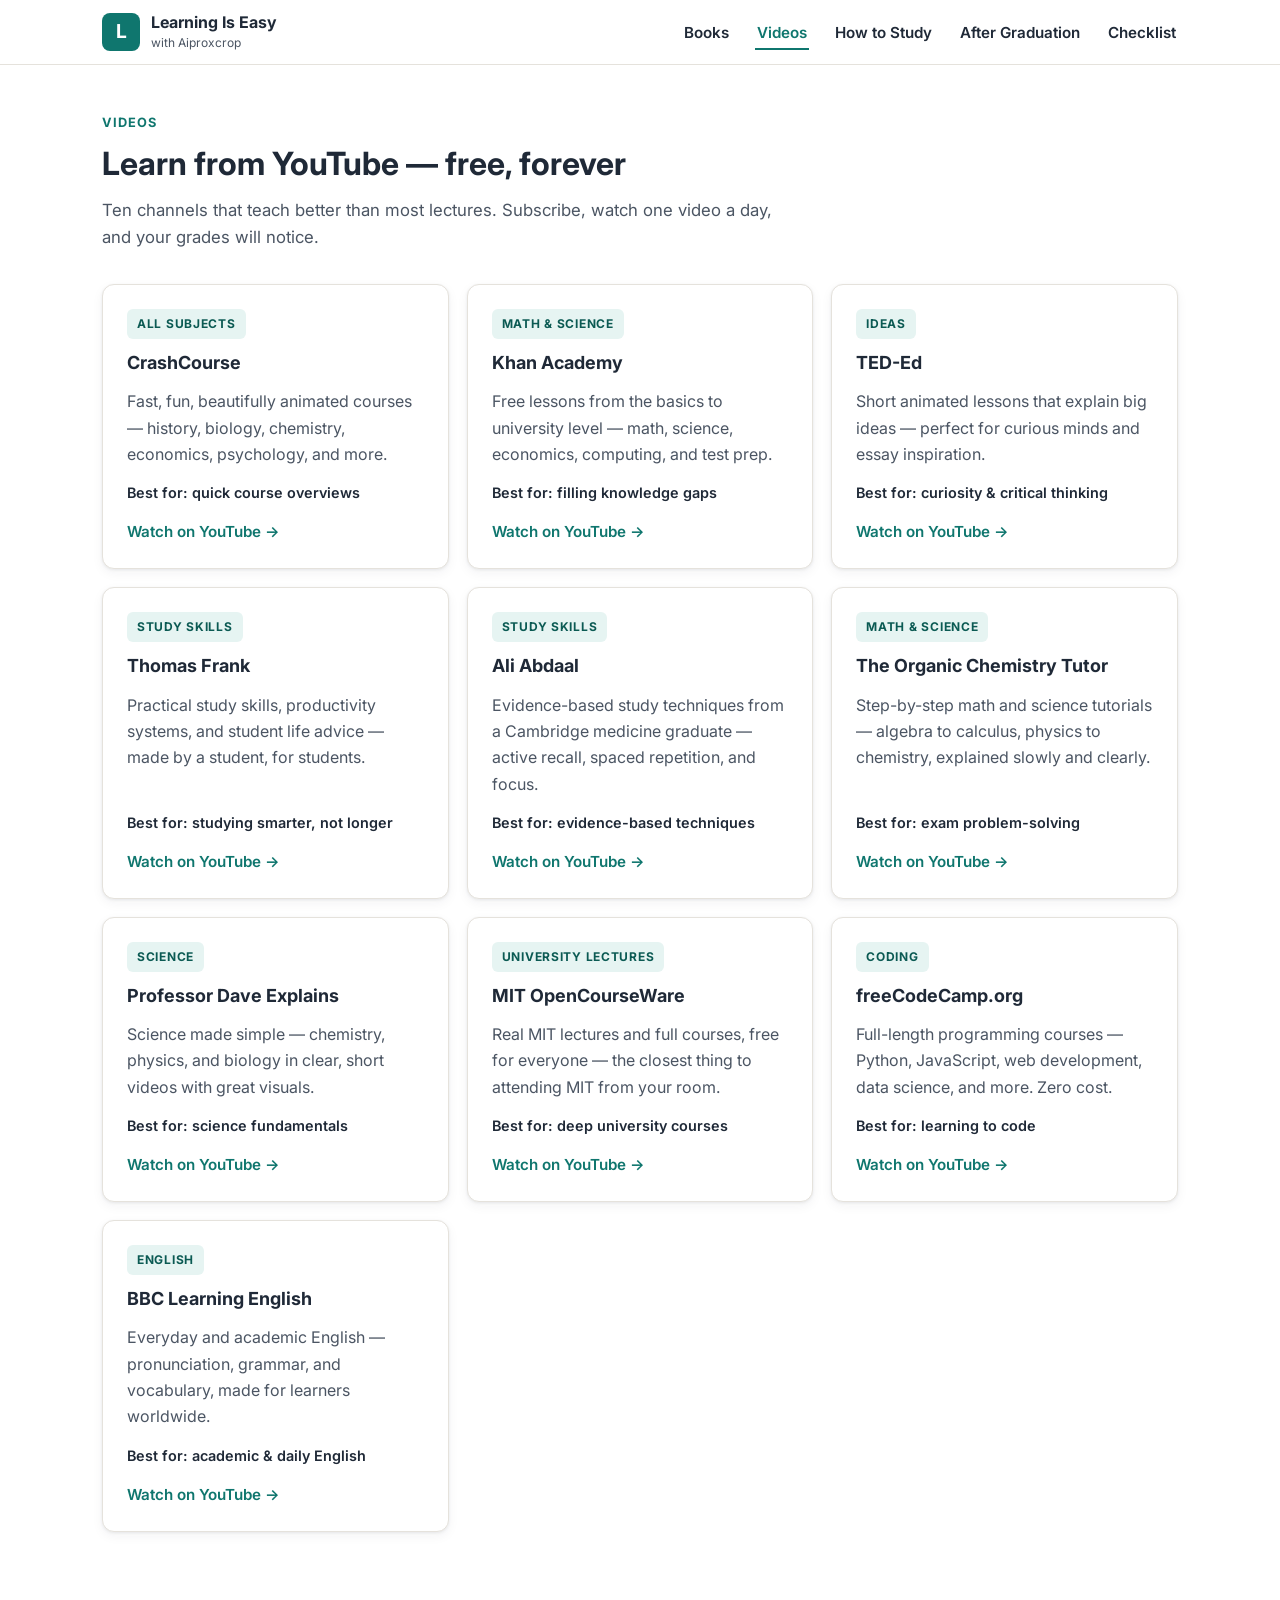
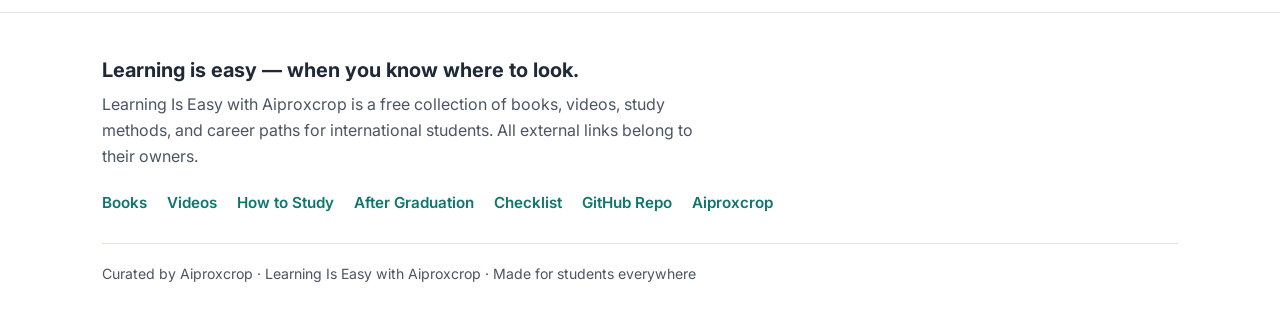
<file: videos.html>
<!DOCTYPE html>
<html lang="en">
<head>
<meta charset="UTF-8">
<meta name="viewport" content="width=device-width, initial-scale=1.0">
<title>Videos — Learning Is Easy with Aiproxcrop</title>
<meta name="description" content="Ten YouTube channels that teach better than most lectures — free lessons for international students.">
<link rel="stylesheet" href="styles.css">
<link rel="preconnect" href="https://fonts.googleapis.com">
<link rel="preconnect" href="https://fonts.gstatic.com" crossorigin>
<link href="https://fonts.googleapis.com/css2?family=Inter:wght@400;500;600;700&display=swap" rel="stylesheet">
</head>
<body>

<header id="siteHeader">
  <div class="container nav">
    <a class="logo" href="index.html">
      <span class="logo-mark">L</span>
      <span class="logo-text"><b>Learning Is Easy</b><span>with Aiproxcrop</span></span>
    </a>
    <ul class="nav-links" id="navLinks">
      <li><a href="books.html">Books</a></li>
      <li><a href="videos.html" class="active" aria-current="page">Videos</a></li>
      <li><a href="methods.html">How to Study</a></li>
      <li><a href="after.html">After Graduation</a></li>
      <li><a href="checklist.html">Checklist</a></li>
    </ul>
    <button class="burger" id="burger" aria-label="Menu">☰</button>
  </div>
</header>

<main>
  <section class="page-head">
    <div class="container">
      <div class="eyebrow">Videos</div>
      <h1>Learn from YouTube — free, forever</h1>
      <p>Ten channels that teach better than most lectures. Subscribe, watch one video a day, and your grades will notice.</p>
    </div>
  </section>

  <section class="section" style="padding-top:0">
    <div class="container">
      <div class="grid">
        <article class="card reveal">
          <span class="tag">All Subjects</span>
          <h3>CrashCourse</h3>
          <p>Fast, fun, beautifully animated courses — history, biology, chemistry, economics, psychology, and more.</p>
          <div class="meta">Best for: quick course overviews</div>
          <a class="link" href="https://www.youtube.com/@crashcourse" target="_blank" rel="noopener">Watch on YouTube</a>
        </article>
        <article class="card reveal">
          <span class="tag">Math &amp; Science</span>
          <h3>Khan Academy</h3>
          <p>Free lessons from the basics to university level — math, science, economics, computing, and test prep.</p>
          <div class="meta">Best for: filling knowledge gaps</div>
          <a class="link" href="https://www.youtube.com/@khanacademy" target="_blank" rel="noopener">Watch on YouTube</a>
        </article>
        <article class="card reveal">
          <span class="tag">Ideas</span>
          <h3>TED-Ed</h3>
          <p>Short animated lessons that explain big ideas — perfect for curious minds and essay inspiration.</p>
          <div class="meta">Best for: curiosity &amp; critical thinking</div>
          <a class="link" href="https://www.youtube.com/@TEDEd" target="_blank" rel="noopener">Watch on YouTube</a>
        </article>
        <article class="card reveal">
          <span class="tag">Study Skills</span>
          <h3>Thomas Frank</h3>
          <p>Practical study skills, productivity systems, and student life advice — made by a student, for students.</p>
          <div class="meta">Best for: studying smarter, not longer</div>
          <a class="link" href="https://www.youtube.com/@ThomasFrank" target="_blank" rel="noopener">Watch on YouTube</a>
        </article>
        <article class="card reveal">
          <span class="tag">Study Skills</span>
          <h3>Ali Abdaal</h3>
          <p>Evidence-based study techniques from a Cambridge medicine graduate — active recall, spaced repetition, and focus.</p>
          <div class="meta">Best for: evidence-based techniques</div>
          <a class="link" href="https://www.youtube.com/@aliabdaal" target="_blank" rel="noopener">Watch on YouTube</a>
        </article>
        <article class="card reveal">
          <span class="tag">Math &amp; Science</span>
          <h3>The Organic Chemistry Tutor</h3>
          <p>Step-by-step math and science tutorials — algebra to calculus, physics to chemistry, explained slowly and clearly.</p>
          <div class="meta">Best for: exam problem-solving</div>
          <a class="link" href="https://www.youtube.com/@TheOrganicChemistryTutor" target="_blank" rel="noopener">Watch on YouTube</a>
        </article>
        <article class="card reveal">
          <span class="tag">Science</span>
          <h3>Professor Dave Explains</h3>
          <p>Science made simple — chemistry, physics, and biology in clear, short videos with great visuals.</p>
          <div class="meta">Best for: science fundamentals</div>
          <a class="link" href="https://www.youtube.com/@ProfessorDaveExplains" target="_blank" rel="noopener">Watch on YouTube</a>
        </article>
        <article class="card reveal">
          <span class="tag">University Lectures</span>
          <h3>MIT OpenCourseWare</h3>
          <p>Real MIT lectures and full courses, free for everyone — the closest thing to attending MIT from your room.</p>
          <div class="meta">Best for: deep university courses</div>
          <a class="link" href="https://www.youtube.com/@mitocw" target="_blank" rel="noopener">Watch on YouTube</a>
        </article>
        <article class="card reveal">
          <span class="tag">Coding</span>
          <h3>freeCodeCamp.org</h3>
          <p>Full-length programming courses — Python, JavaScript, web development, data science, and more. Zero cost.</p>
          <div class="meta">Best for: learning to code</div>
          <a class="link" href="https://www.youtube.com/@freecodecamp" target="_blank" rel="noopener">Watch on YouTube</a>
        </article>
        <article class="card reveal">
          <span class="tag">English</span>
          <h3>BBC Learning English</h3>
          <p>Everyday and academic English — pronunciation, grammar, and vocabulary, made for learners worldwide.</p>
          <div class="meta">Best for: academic &amp; daily English</div>
          <a class="link" href="https://www.youtube.com/@bbclearningenglish" target="_blank" rel="noopener">Watch on YouTube</a>
        </article>
      </div>
    </div>
  </section>
</main>

<footer>
  <div class="container">
    <h2>Learning is easy — when you know where to look.</h2>
    <p>Learning Is Easy with Aiproxcrop is a free collection of books, videos, study methods, and career paths for international students. All external links belong to their owners.</p>
    <div class="foot-links">
      <a href="books.html">Books</a>
      <a href="videos.html">Videos</a>
      <a href="methods.html">How to Study</a>
      <a href="after.html">After Graduation</a>
      <a href="checklist.html">Checklist</a>
      <a href="https://github.com/Akbar-Lab-Droid/learning-is-easy" target="_blank" rel="noopener">GitHub Repo</a>
      <a href="https://github.com/AIPROXCROP" target="_blank" rel="noopener">Aiproxcrop</a>
    </div>
    <div class="foot-bottom">Curated by Aiproxcrop · Learning Is Easy with Aiproxcrop · Made for students everywhere</div>
  </div>
</footer>

<button id="topBtn" aria-label="Back to top">↑</button>

<script>
(function(){
  "use strict";
  var header = document.getElementById("siteHeader");
  var topBtn = document.getElementById("topBtn");
  function onScroll(){
    header.classList.toggle("scrolled", window.scrollY > 10);
    topBtn.classList.toggle("show", window.scrollY > 600);
  }
  window.addEventListener("scroll", onScroll, {passive:true}); onScroll();
  topBtn.addEventListener("click", function(){ window.scrollTo({top:0, behavior:"smooth"}); });

  var burger = document.getElementById("burger");
  var navLinks = document.getElementById("navLinks");
  burger.addEventListener("click", function(){ navLinks.classList.toggle("open"); });
  navLinks.querySelectorAll("a").forEach(function(a){
    a.addEventListener("click", function(){ navLinks.classList.remove("open"); });
  });

  var io = new IntersectionObserver(function(entries){
    entries.forEach(function(e){ if(e.isIntersecting){ e.target.classList.add("visible"); io.unobserve(e.target); } });
  }, {threshold:.12});
  document.querySelectorAll(".reveal").forEach(function(el){ io.observe(el); });
})();
</script>
</body>
</html>
</file>
<file: styles.css>
/* Learning Is Easy with Aiproxcrop — shared stylesheet
   One accent color (teal), Inter only, clean light theme. */

:root{
  --bg:#FFFFFF;
  --bg-soft:#F7F6F3;
  --ink:#1F2937;
  --dim:#4B5563;
  --teal:#0F766E;
  --teal-dark:#0B5A53;
  --teal-soft:#E6F4F2;
  --border:#E5E2DC;
  --radius:12px;
  --shadow:0 1px 3px rgba(31,41,55,.08), 0 4px 12px rgba(31,41,55,.05);
}

*{box-sizing:border-box;margin:0;padding:0}
html{scroll-behavior:smooth;scroll-padding-top:80px}
body{
  font-family:'Inter',system-ui,-apple-system,'Segoe UI',sans-serif;
  font-size:16px;line-height:1.65;
  background:var(--bg);color:var(--ink);
  -webkit-tap-highlight-color:transparent;
}
h1,h2,h3{font-family:'Inter',system-ui,-apple-system,'Segoe UI',sans-serif;line-height:1.3}
h1{font-size:2rem;font-weight:700}
h2{font-size:1.5rem;font-weight:700}
h3{font-size:1.125rem;font-weight:700}
p{font-size:1rem}
a{color:var(--teal);text-decoration:none}
a:hover{text-decoration:underline}
button{font-family:inherit;touch-action:manipulation}
.container{max-width:1120px;margin:0 auto;padding:0 22px}
:focus-visible{outline:3px solid var(--teal);outline-offset:2px;border-radius:4px}

/* ---------- Header / nav ---------- */
header{
  position:fixed;top:0;left:0;right:0;z-index:100;
  background:rgba(255,255,255,.97);
  border-bottom:1px solid var(--border);
}
header.scrolled{box-shadow:0 2px 12px rgba(31,41,55,.06)}
.nav{display:flex;align-items:center;justify-content:space-between;height:64px}
.logo{display:flex;align-items:center;gap:11px;color:var(--ink)}
.logo:hover{text-decoration:none}
.logo-mark{
  width:38px;height:38px;border-radius:8px;background:var(--teal);color:#fff;
  display:grid;place-items:center;font-weight:700;font-size:1.2rem;
}
.logo-text{line-height:1.2}
.logo-text b{font-size:1rem;display:block}
.logo-text span{font-size:.75rem;color:var(--dim)}
.nav-links{display:flex;gap:24px;list-style:none}
.nav-links a{
  color:var(--ink);font-weight:600;font-size:.95rem;
  padding:6px 2px;border-bottom:2px solid transparent;
}
.nav-links a:hover{color:var(--teal);text-decoration:none}
.nav-links a.active{color:var(--teal);border-bottom-color:var(--teal)}
.burger{display:none;background:none;border:0;font-size:1.5rem;cursor:pointer;color:var(--ink);padding:8px}

/* ---------- Page header ---------- */
.page-head{padding:112px 0 32px}
.page-head .eyebrow{
  font-size:.8rem;font-weight:700;letter-spacing:.08em;text-transform:uppercase;
  color:var(--teal);margin-bottom:10px;
}
.page-head h1{margin-bottom:12px}
.page-head p{color:var(--dim);max-width:680px;font-size:1.05rem}
.page-head.center{text-align:center}
.page-head.center p{margin:0 auto}

/* ---------- Hero (home) ---------- */
.hero{padding:120px 0 56px;text-align:center}
.hero h1{font-size:2.25rem;font-weight:700;max-width:720px;margin:0 auto}
.hero p.lead{max-width:640px;margin:18px auto 0;font-size:1.1rem;color:var(--dim)}
.hero-actions{display:flex;gap:12px;justify-content:center;margin-top:28px;flex-wrap:wrap}
.btn{
  display:inline-flex;align-items:center;gap:8px;
  padding:13px 24px;border-radius:8px;font-weight:600;font-size:1rem;
  border:0;cursor:pointer;min-height:48px;
}
.btn-teal{background:var(--teal);color:#fff}
.btn-teal:hover{background:var(--teal-dark);text-decoration:none}
.btn-ghost{background:var(--bg);color:var(--ink);border:1px solid var(--border)}
.btn-ghost:hover{border-color:var(--teal);color:var(--teal);text-decoration:none}

/* ---------- Stats ---------- */
.stats{display:grid;grid-template-columns:repeat(4,1fr);gap:16px;max-width:860px;margin:44px auto 0}
.stat{
  background:var(--bg);border:1px solid var(--border);border-radius:var(--radius);
  padding:20px 12px;box-shadow:var(--shadow);text-align:center;
}
.stat .num{font-size:1.9rem;font-weight:700;color:var(--teal);line-height:1.2}
.stat .label{font-size:.9rem;color:var(--dim);font-weight:500;margin-top:4px}

/* ---------- Sections ---------- */
.section{padding:56px 0}
.section.banded{background:var(--bg-soft);border-top:1px solid var(--border);border-bottom:1px solid var(--border)}
.section-head{max-width:680px;margin:0 auto 36px;text-align:center}
.section-head h2{margin-bottom:10px}
.section-head p{color:var(--dim)}

/* ---------- Cards ---------- */
.grid{display:grid;grid-template-columns:repeat(3,1fr);gap:18px}
.grid-2{display:grid;grid-template-columns:repeat(2,1fr);gap:18px}
.card{
  background:var(--bg);border:1px solid var(--border);border-radius:var(--radius);
  padding:24px;box-shadow:var(--shadow);display:flex;flex-direction:column;
  transition:transform .2s ease,box-shadow .2s ease;
}
.card:hover{transform:translateY(-2px);box-shadow:0 4px 8px rgba(31,41,55,.08), 0 10px 24px rgba(31,41,55,.08)}
.card h3{margin-bottom:4px}
.card .by{font-size:.9rem;color:var(--dim)}
.card p{font-size:1rem;color:var(--dim);margin-top:10px;flex:1}
.card .meta{font-size:.9rem;font-weight:600;color:var(--ink);margin-top:14px}
.card .link{margin-top:14px;font-weight:600;font-size:.95rem}
.card .link::after{content:" →"}
.tag{
  align-self:flex-start;font-size:.75rem;font-weight:700;letter-spacing:.06em;
  text-transform:uppercase;padding:5px 10px;border-radius:6px;margin-bottom:12px;
  background:var(--teal-soft);color:var(--teal-dark);
}
.note-card{
  background:var(--bg-soft);border:1px solid var(--border);
  border-radius:var(--radius);padding:24px;margin-top:18px;
}
.note-card h3{margin-bottom:6px}
.note-card p{color:var(--dim)}

/* overview cards (home) */
.overview-card h3{font-size:1.2rem}
.overview-card .count{font-size:.9rem;font-weight:600;color:var(--teal);margin-top:2px}
.banner-card{
  margin-top:18px;display:flex;align-items:center;justify-content:space-between;gap:20px;flex-wrap:wrap;
}
.banner-card p{flex:1;min-width:260px}

/* ---------- Filter buttons ---------- */
.filters{display:flex;gap:10px;justify-content:center;flex-wrap:wrap;margin-bottom:28px}
.filter-btn{
  padding:10px 18px;border-radius:8px;border:1px solid var(--border);
  background:var(--bg);font-weight:600;font-size:.95rem;cursor:pointer;min-height:44px;color:var(--ink);
}
.filter-btn:hover{border-color:var(--teal);color:var(--teal)}
.filter-btn.active{background:var(--teal);border-color:var(--teal);color:#fff}
.hidden{display:none!important}

/* ---------- After-graduation paths ---------- */
.path{display:flex;gap:18px}
.path-num{
  flex:0 0 44px;height:44px;border-radius:50%;background:var(--teal);color:#fff;
  display:grid;place-items:center;font-weight:700;font-size:1.15rem;
}
.path h3{margin-top:6px}

/* ---------- Checklist ---------- */
.checklist{
  background:var(--bg);border:1px solid var(--border);border-radius:var(--radius);
  padding:28px;box-shadow:var(--shadow);max-width:720px;margin:0 auto;
}
.check-item{
  display:flex;gap:14px;align-items:flex-start;
  padding:14px 4px;border-bottom:1px solid var(--border);cursor:pointer;
}
.check-item:last-of-type{border-bottom:0}
.check-item input{width:22px;height:22px;accent-color:var(--teal);margin-top:3px;flex:0 0 22px;cursor:pointer}
.check-item b{display:block;font-size:1rem}
.check-item span{font-size:.95rem;color:var(--dim)}
.check-item.done b,.check-item.done span{text-decoration:line-through;opacity:.55}
.progress-wrap{margin-top:22px}
.progress-label{display:flex;justify-content:space-between;font-size:.9rem;font-weight:600;margin-bottom:8px}
.progress-track{height:10px;border-radius:99px;background:var(--bg-soft);border:1px solid var(--border);overflow:hidden}
.progress-track i{display:block;height:100%;width:0;background:var(--teal);border-radius:99px;transition:width .5s ease}

/* ---------- Footer ---------- */
footer{
  background:var(--bg);border-top:1px solid var(--border);
  padding:44px 0 28px;margin-top:24px;
}
footer h2{font-size:1.25rem;margin-bottom:8px}
footer p{color:var(--dim);max-width:620px}
.foot-links{display:flex;gap:20px;flex-wrap:wrap;margin-top:20px}
.foot-links a{font-weight:600;font-size:.95rem}
.foot-bottom{margin-top:28px;padding-top:18px;border-top:1px solid var(--border);font-size:.88rem;color:var(--dim)}

/* ---------- Back to top ---------- */
#topBtn{
  position:fixed;right:20px;bottom:20px;width:48px;height:48px;border-radius:8px;
  background:var(--teal);color:#fff;border:0;font-size:1.2rem;cursor:pointer;
  box-shadow:0 4px 14px rgba(15,118,110,.35);display:none;z-index:90;
}
#topBtn:hover{background:var(--teal-dark)}
#topBtn.show{display:block}

/* ---------- Reveal ---------- */
.reveal{opacity:0;transform:translateY(16px);transition:opacity .5s ease,transform .5s ease}
.reveal.visible{opacity:1;transform:none}

/* ---------- Responsive ---------- */
@media (max-width:900px){
  .grid{grid-template-columns:repeat(2,1fr)}
  .stats{grid-template-columns:repeat(2,1fr)}
}
@media (max-width:760px){
  .nav-links{display:none}
  .burger{display:block}
  .nav-links.open{
    display:flex;position:absolute;top:64px;left:0;right:0;flex-direction:column;
    background:var(--bg);padding:16px 22px 22px;gap:14px;border-bottom:1px solid var(--border);
  }
  .nav-links.open a{border-bottom:0;padding:4px 0}
  .nav-links.open a.active{color:var(--teal)}
  .section{padding:44px 0}
  .hero{padding:104px 0 44px}
  .hero h1{font-size:1.8rem}
  .page-head{padding:100px 0 28px}
  h1{font-size:1.75rem}
}
@media (max-width:560px){
  .grid,.grid-2{grid-template-columns:1fr}
  .hero-actions .btn{flex:1 1 100%;justify-content:center}
  .card{padding:20px}
  .checklist{padding:20px}
}
@media (prefers-reduced-motion:reduce){
  .reveal{opacity:1;transform:none;transition:none}
  html{scroll-behavior:auto}
}
</file>
